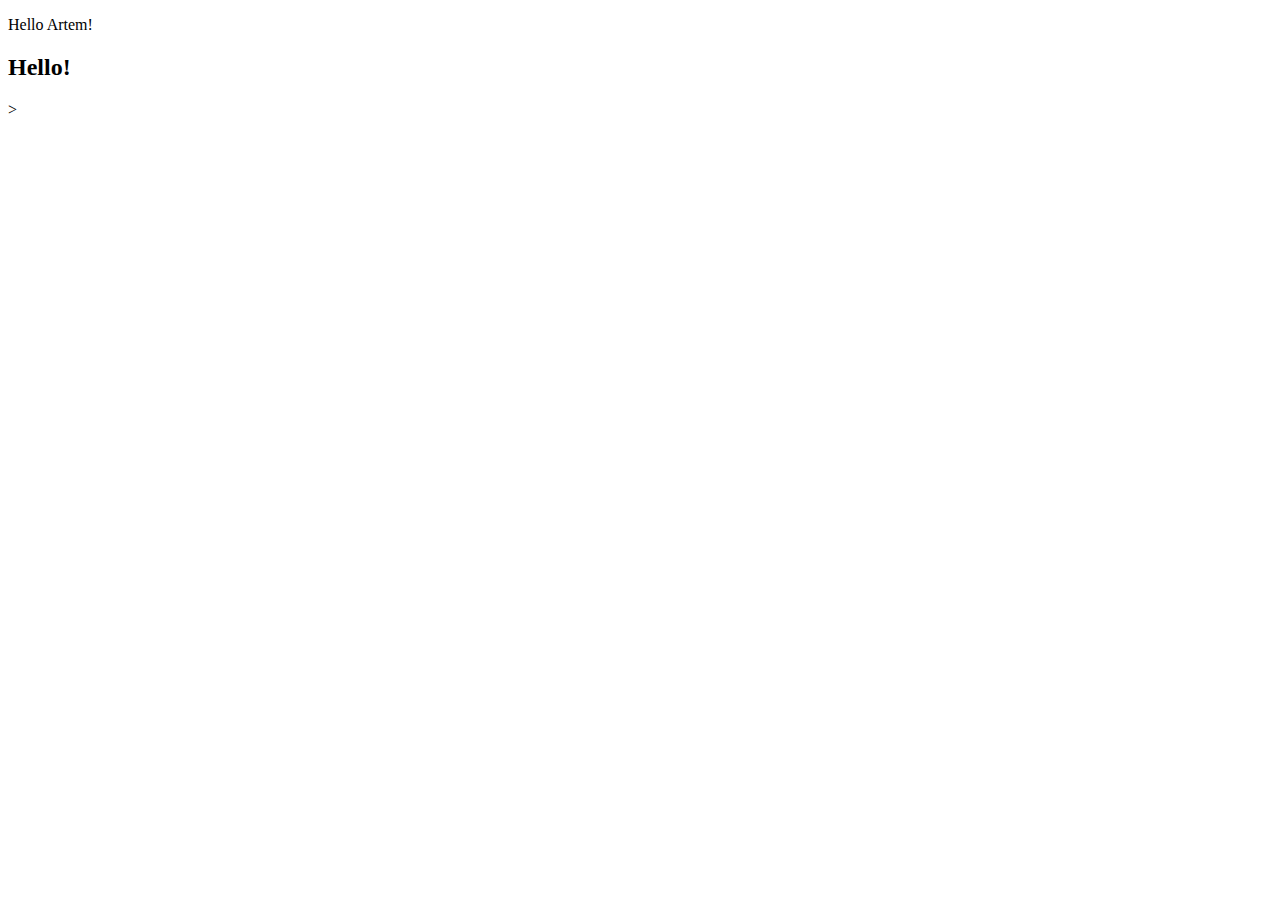
<file: index.html>
<!DOCTYPE html>
<html lang="en">
<head>
    <meta charset="UTF-8">
    <meta http-equiv="X-UA-Compatible" content="IE=edge">
    <meta name="viewport" content="width=device-width, initial-scale=1.0">
    <title>Document</title>
</head>
<body>
    <p>Hello Artem!</p>
    <h2>Hello!</h2>>
    <script> 
    //alert(1);
    
    </script>
    <script src="js/script.js"></script>
</body>
</html>
</file>
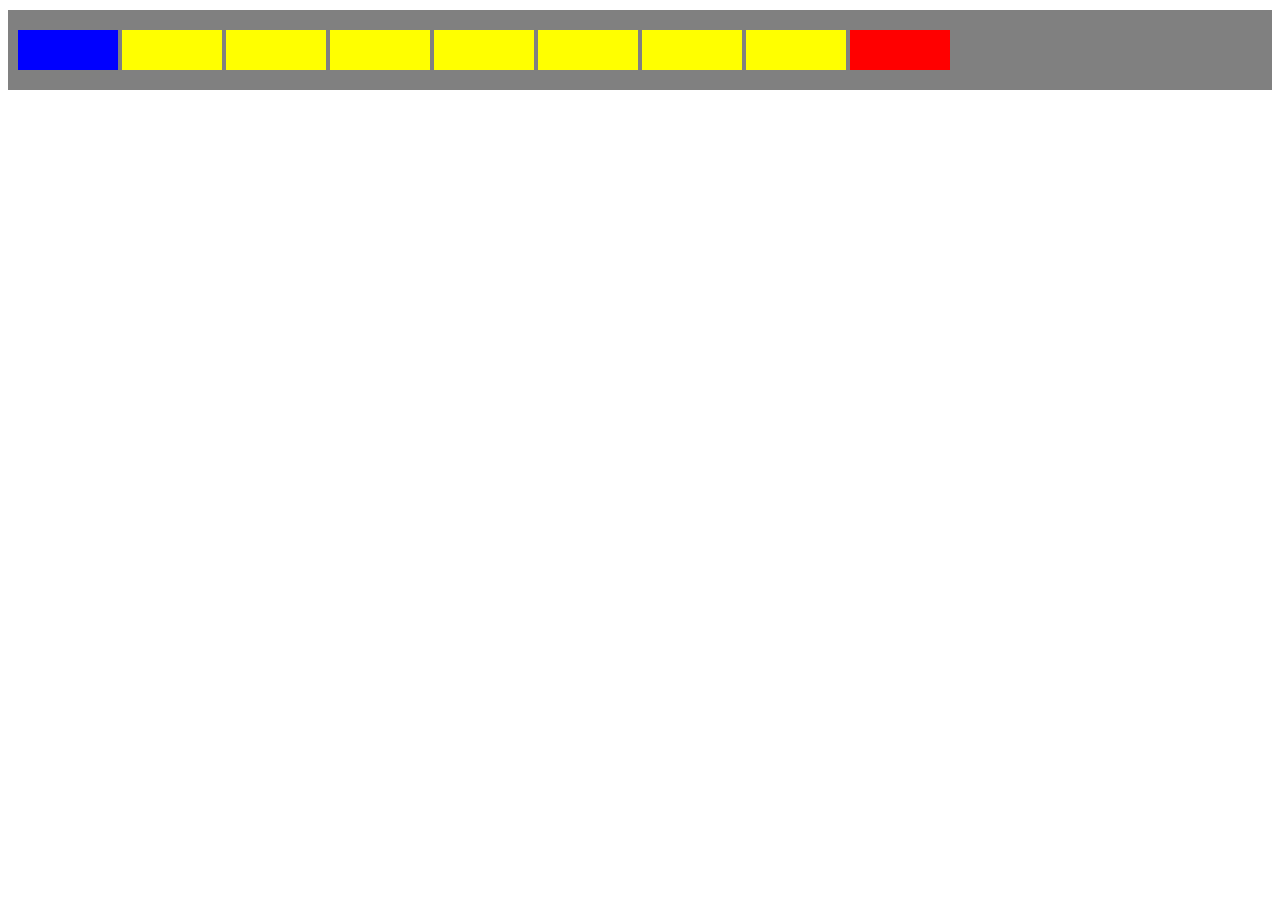
<file: 37/index.html>
<!DOCTYPE html>
<html lang="ru">
  <head>
    <meta charset="utf-8">
    <meta http-equiv="X-UA-Compatible" content="IE=edge">
   	<title>JavaScript</title>
   	<link rel="stylesheet" href="style.css">
  </head>
  <body>

    <div id="first" class="btn-block">
      <button class="blue some"></button>
      <button></button>
      <button></button>
      <button></button>
      <button></button>
      <button></button>
      <button></button>
      <button></button>
    </div>
    
	<script src="script.js"></script>
  </body>
</html>
</file>
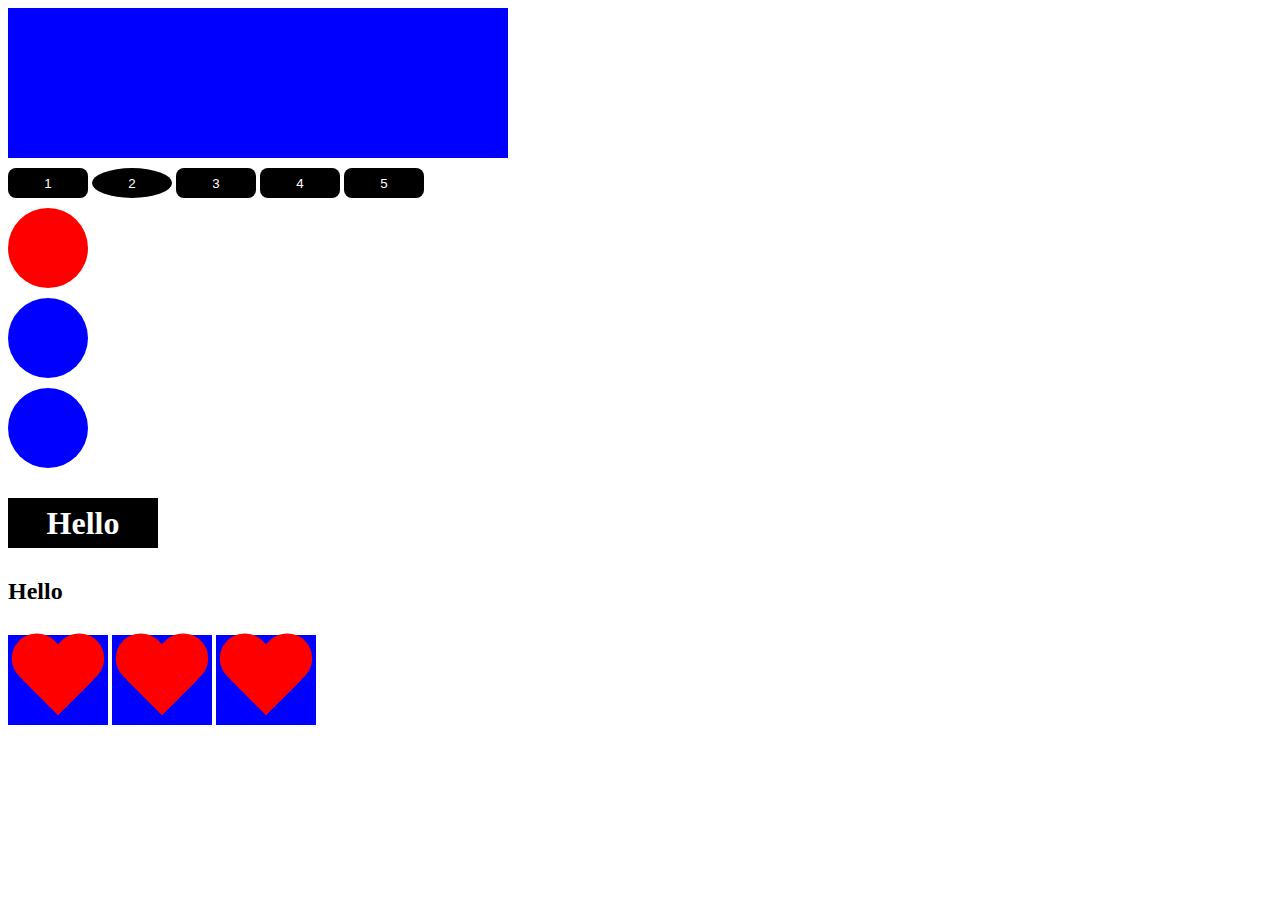
<file: elements/index.html>
<!DOCTYPE html>
<html lang="ru">
	<head>
		<meta charset="utf-8">
		<meta http-equiv="X-UA-Compatible" content="IE=edge">
		<title>JavaScript</title>
		<link rel="stylesheet" href="css/style.css">
	</head>
	<body>
		<div class="box" id="box"></div>
		<button>1</button>
		<button>2</button>
		<button>3</button>
		<button>4</button>
		<button>5</button>

		<div class="circle"></div>
		<div class="circle"></div>
		<div class="circle"></div>

		<div class="wrapper">
			<div class="heart"></div>
			<div class="heart"></div>
            <div class="heart"></div>
            
		</div>

		<script src="js/script.js"></script>
	</body>
</html>
</file>
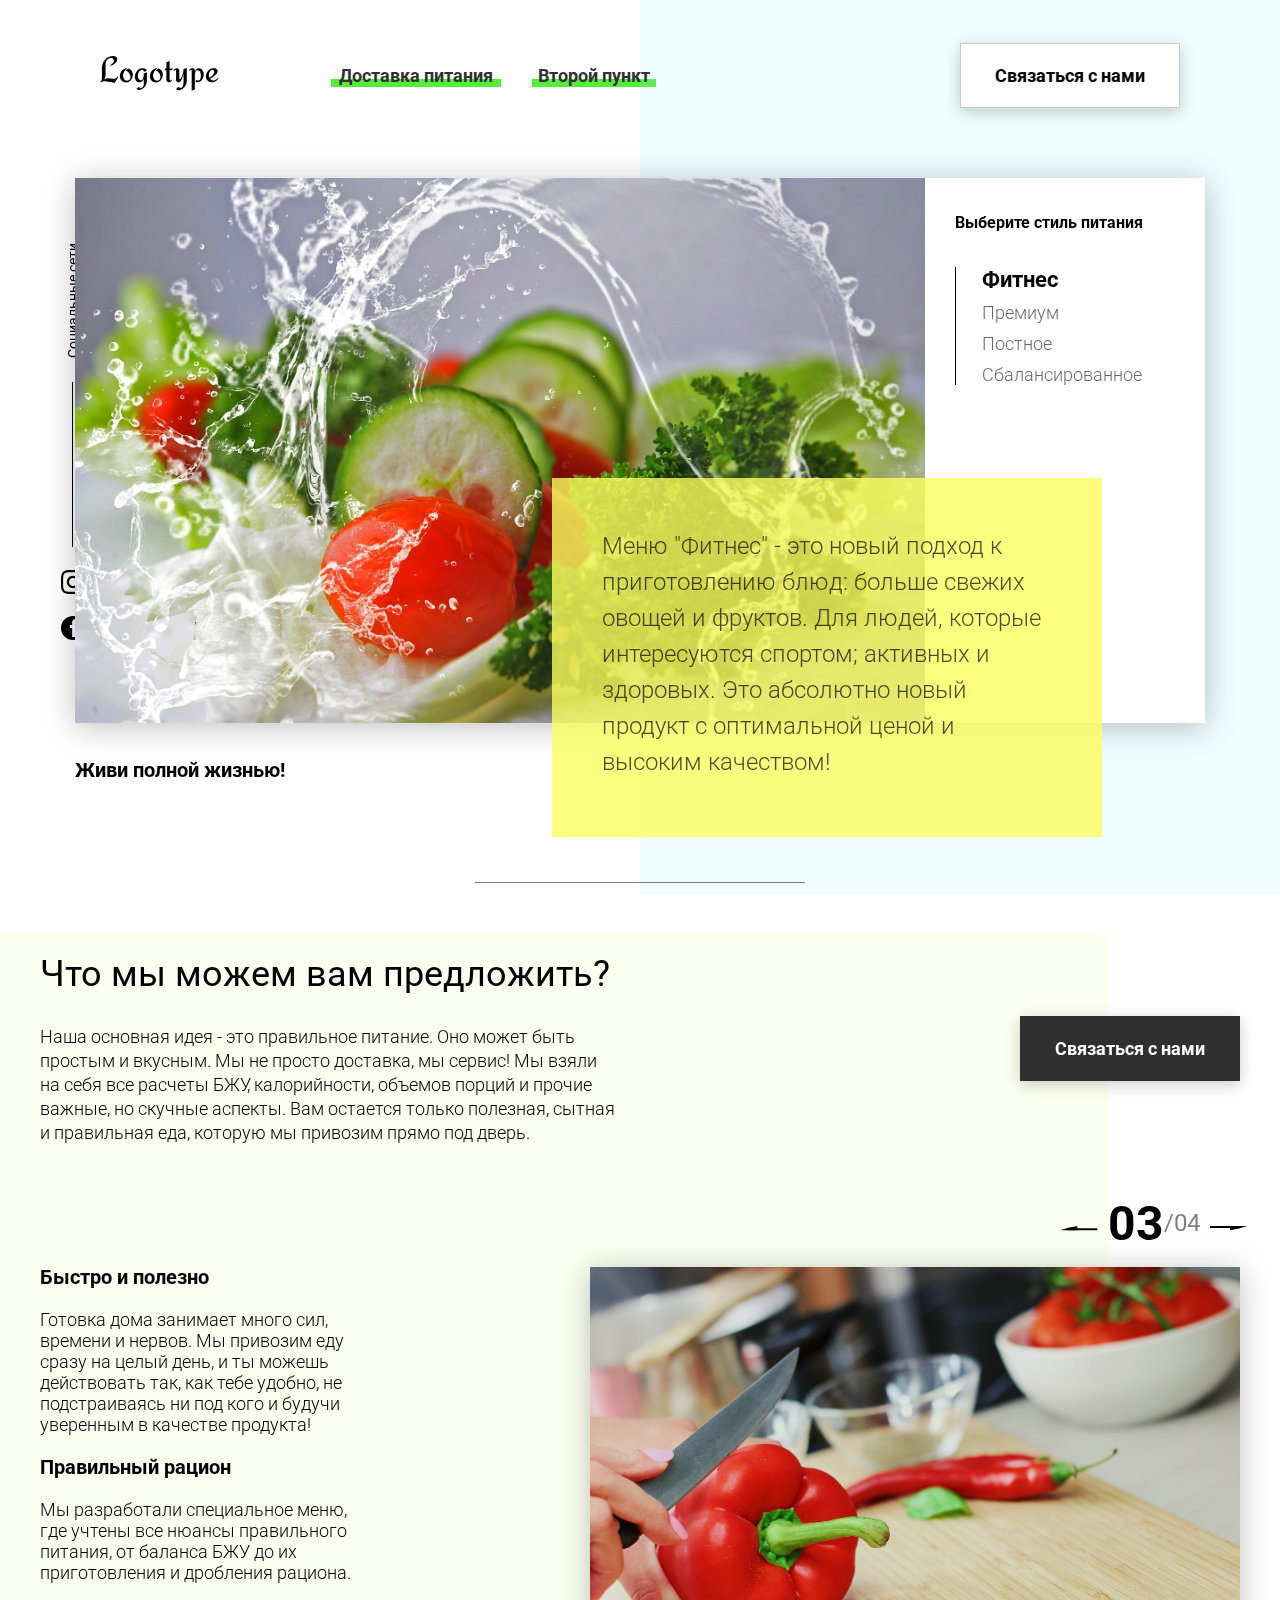
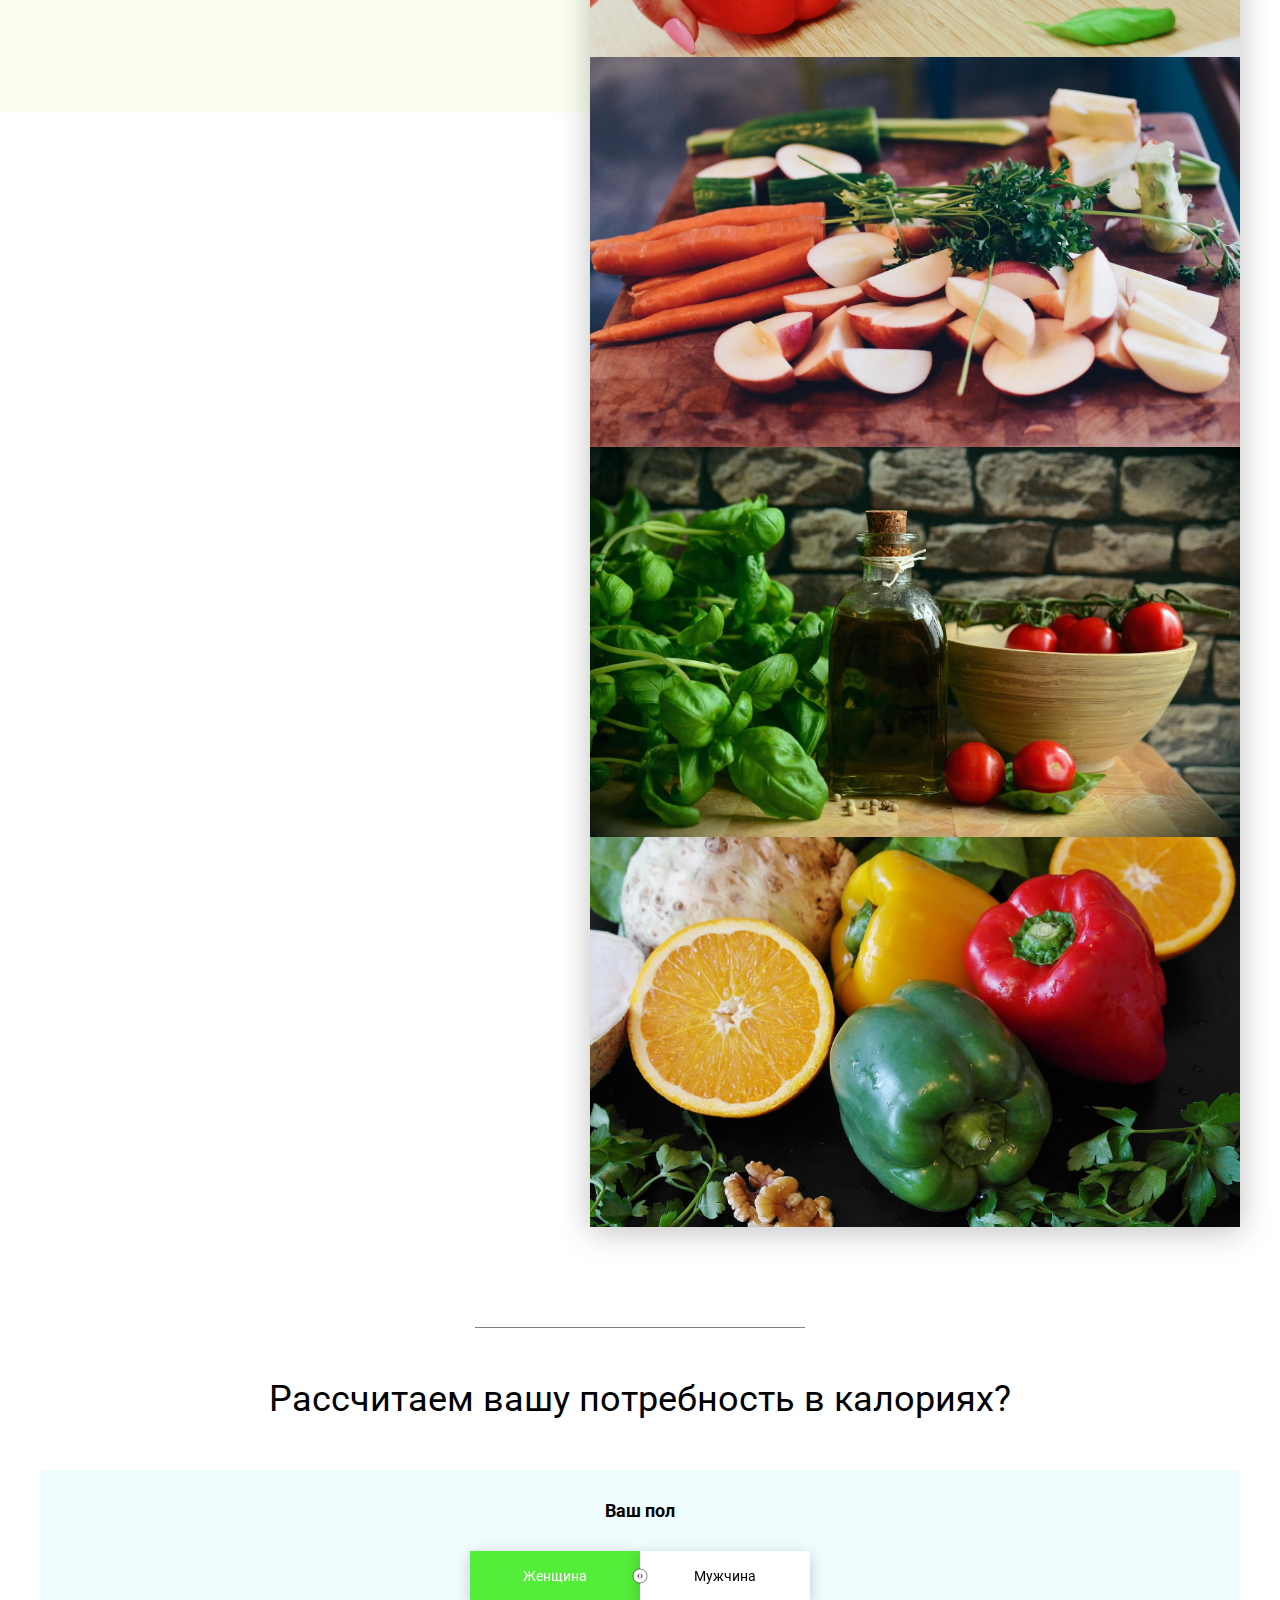
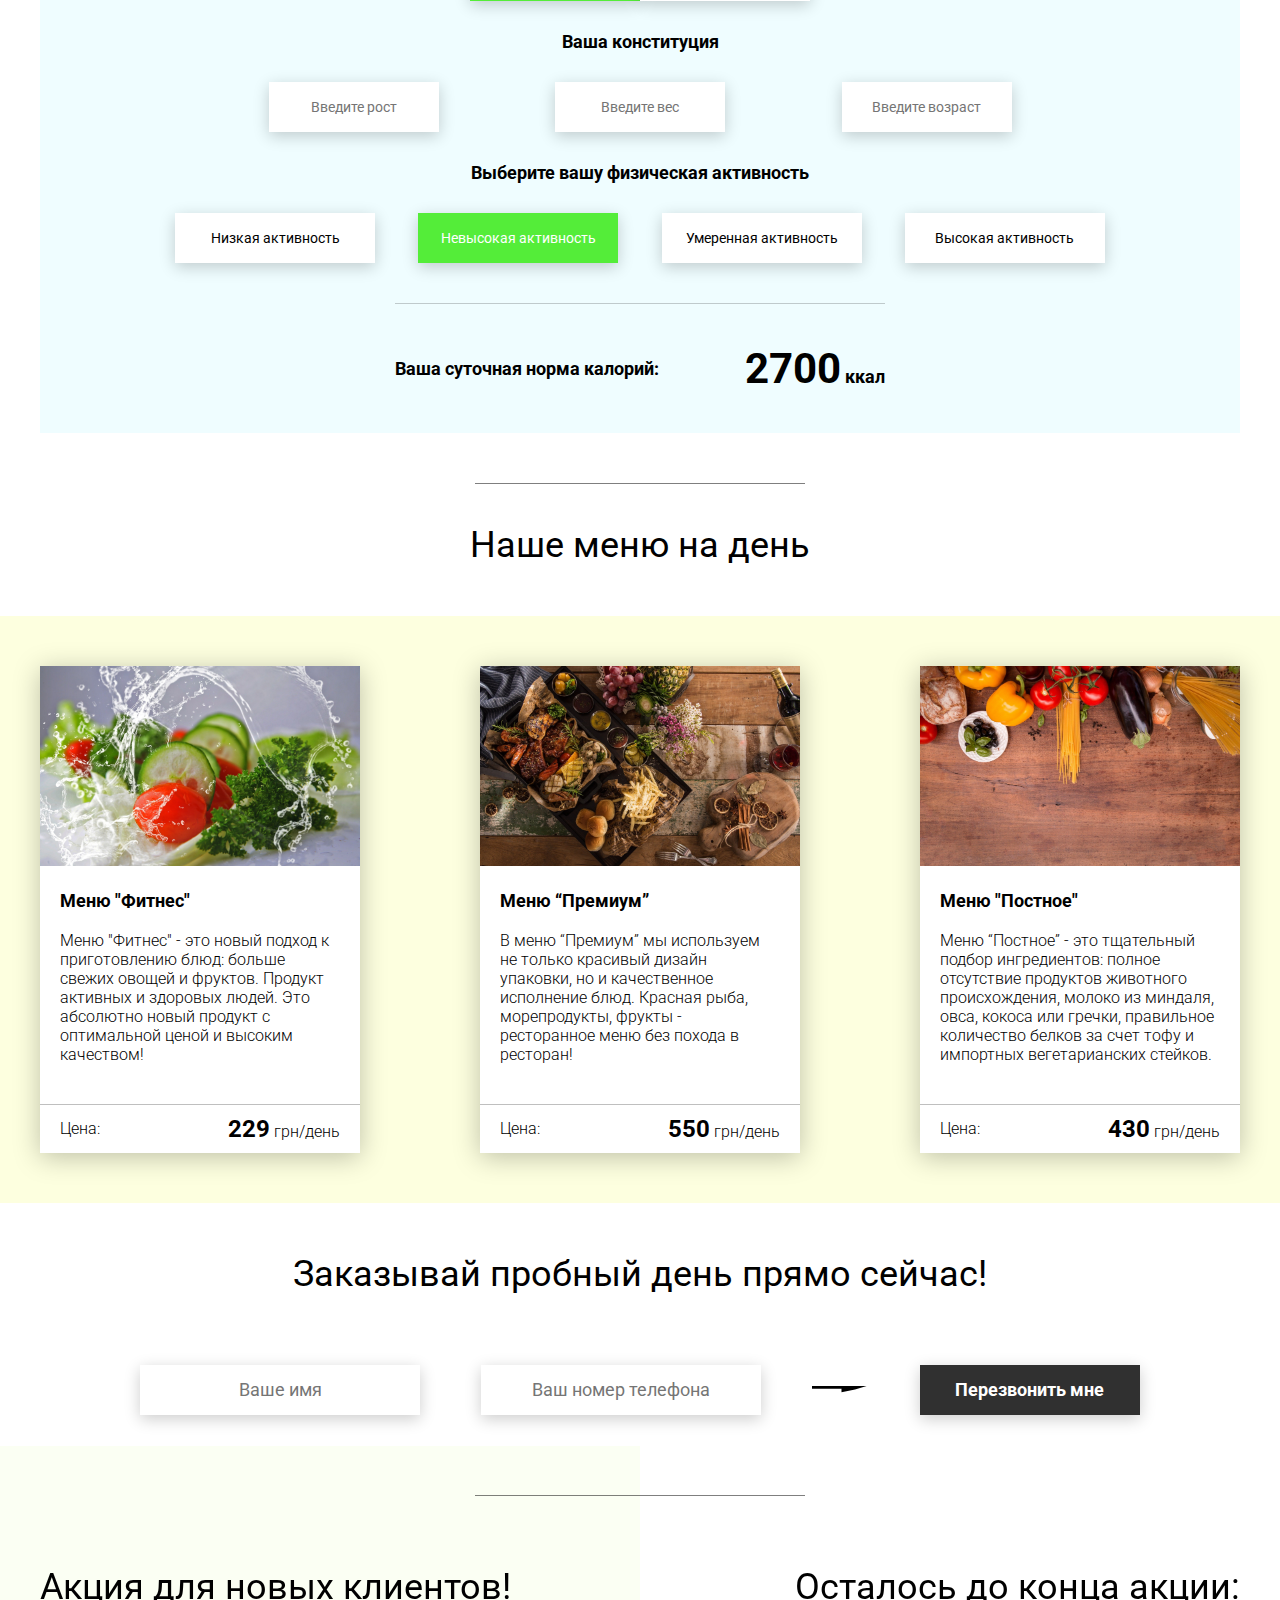
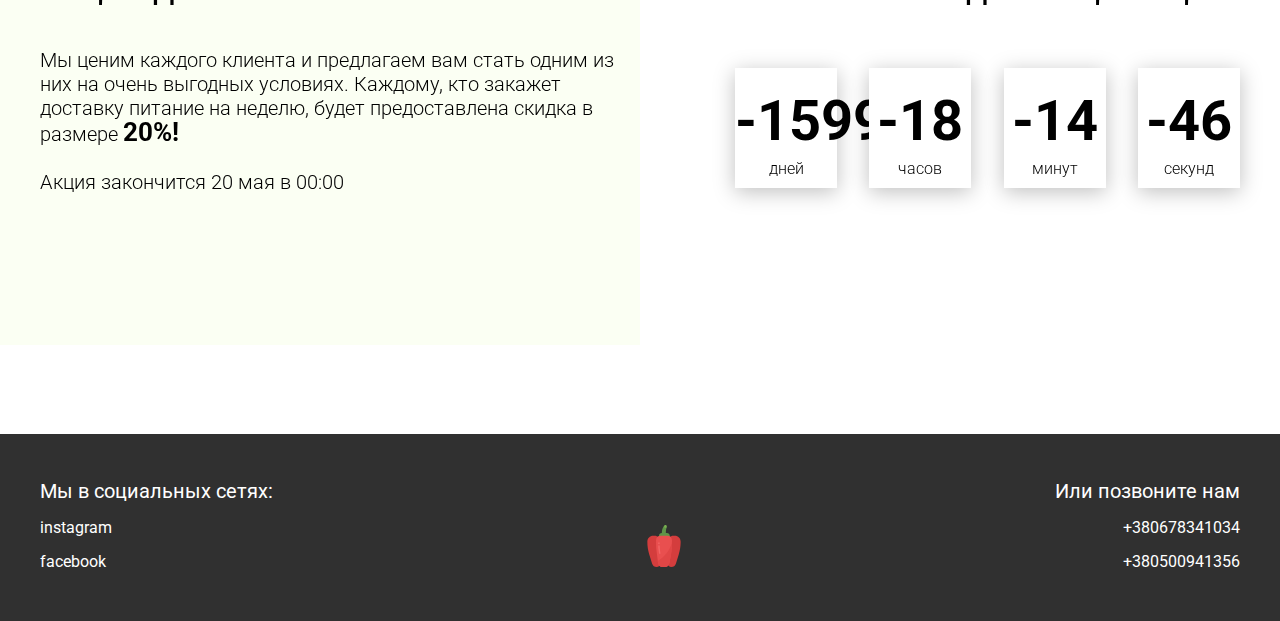
<file: new project/index.html>
<!DOCTYPE html>
<html lang="en">
<head>
    <meta charset="UTF-8">
    <meta name="viewport" content="width=device-width, initial-scale=1.0">
    <title>Food</title>
    <link rel="stylesheet" href="css/style.css">
</head>
<body>
    <header class="header">
        <div class="header__left-block">
            <div class="header__logo">
                <img src="icons/logo.svg" alt="Логотип">
            </div>
            <nav class="header__links">
                <a href="#" class="header__link">Доставка питания</a>
                <a href="#" class="header__link">Второй пункт</a>
            </nav>
        </div>
        <div class="header__right-block">
            <button class="btn btn_white">Связаться с нами</button>
        </div>
    </header>
    <div class="sidepanel">
        <div class="sidepanel__text"><span>Социальные сети</span></div>
        <div class="sidepanel__divider"></div>
        <a href="#" class="sidepanel__icon">
            <img src="icons/instagram.svg" alt="instagram">
        </a>
        <a href="#" class="sidepanel__icon">
            <img src="icons/facebook.svg" alt="facebook">
        </a>
    </div>

    <div class="preview">
        <div class="bgc_blue"></div>
        <div class="container">
            <div class="tabcontainer">
                <div class="tabcontent">
                    <img src="img/tabs/vegy.jpg" alt="vegy">
                    <div class="tabcontent__descr">
                        Меню "Фитнес" - это новый подход к приготовлению блюд: больше свежих овощей и фруктов. Для людей, которые интересуются спортом; активных и здоровых. Это абсолютно новый продукт с оптимальной ценой и высоким качеством!
                    </div>
                </div>
                <div class="tabcontent">
                    <img src="img/tabs/elite.jpg" alt="elite">
                    <div class="tabcontent__descr">
                        Меню “Премиум” - мы используем не только красивый дизайн упаковки, но и качественное исполнение блюд. Красная рыба, морепродукты, фрукты - ресторанное меню без похода в ресторан!                                     
                    </div>
                </div>
                <div class="tabcontent">
                    <img src="img/tabs/post.jpg" alt="post">
                    <div class="tabcontent__descr">
                        Наше специальное “Постное меню” - это тщательный подбор ингредиентов: полное отсутствие продуктов животного происхождения. Полная гармония с собой и природой в каждом элементе! Все будет Ом!                                     
                    </div>
                </div>
                <div class="tabcontent">
                    <img src="img/tabs/vegy.jpg" alt="vegy">
                    <div class="tabcontent__descr">
                        Меню "Сбалансированное" - это соответствие вашего рациона всем научным рекомендациям. Мы тщательно просчитываем вашу потребность в к/б/ж/у и создаем лучшие блюда для вас.
                    </div>
                </div>
                <div class="tabheader">
                    <h3>Выберите стиль питания</h3>
                    <div class="tabheader__items">
                        <div class="tabheader__item tabheader__item_active">Фитнес</div>
                        <div class="tabheader__item">Премиум</div>
                        <div class="tabheader__item">Постное</div>
                        <div class="tabheader__item">Сбалансированное</div>
                    </div>
                </div>
            </div>
            <div class="preview__life">Живи полной жизнью!</div>
        </div>
    </div>

    <div class="divider"></div>

    <div class="offer">
        <div class="bgc_y"></div>
        <div class="container">
            <div class="offer__text">
                <h2 class="title">Что мы можем вам предложить?</h2>
                <div class="offer__descr">
                    Наша основная идея - это правильное питание. Оно может быть простым и вкусным. Мы не просто доставка, мы сервис! Мы взяли на себя все расчеты БЖУ, калорийности, объемов порций и прочие важные, но скучные аспекты. Вам остается только полезная, сытная и правильная еда, которую мы привозим прямо под дверь.
                </div>
            </div>
            <div class="offer__action">
                <button class="btn btn_dark">Связаться с нами</button>
            </div>
        </div>
        <div class="container">
            <div class="offer__advantages">
                <h2>Быстро и полезно</h2>
                <div class="offer__advantages-text">
                    Готовка дома занимает много сил, времени и нервов. Мы привозим еду сразу на целый день, и ты можешь действовать так, как тебе удобно, не подстраиваясь ни под кого и будучи уверенным в качестве продукта!
                </div>
                <h2>Правильный рацион</h2>
                <div class="offer__advantages-text">
                    Мы разработали специальное меню, где учтены все нюансы правильного питания, от баланса БЖУ до их приготовления и дробления рациона.
                </div>
            </div>
            <div class="offer__slider">
                <div class="offer__slider-counter">
                    <div class="offer__slider-prev">
                        <img src="icons/left.svg" alt="prev">
                    </div>
                    <span id="current">03</span>
                    /
                    <span id="total">04</span>
                    <div class="offer__slider-next">
                        <img src="icons/right.svg" alt="next">
                    </div>
                </div>
                <div class="offer__slider-wrapper">
                    <div class="offer__slide">
                        <img src="img/slider/pepper.jpg" alt="pepper">
                    </div>
                    <div class="offer__slide">
                        <img src="img/slider/food-12.jpg" alt="food">
                    </div>
                    <div class="offer__slide">
                        <img src="img/slider/olive-oil.jpg" alt="oil">
                    </div>
                    <div class="offer__slide">
                        <img src="img/slider/paprika.jpg" alt="paprika">
                    </div>
                </div>
            </div>
        </div>
    </div>

    <div class="divider"></div>

    <div class="calculating">
        <div class="container">
            <h2 class="title">Рассчитаем вашу потребность в калориях?
            </h2>
            <div class="calculating__field">
                <div class="calculating__subtitle">
                    Ваш пол
                </div>
                <div class="calculating__choose" id="gender">
                    <div class="calculating__choose-item calculating__choose-item_active">Женщина</div>
                    <div class="calculating__choose-item">Мужчина</div>
                </div>

                <div class="calculating__subtitle">
                    Ваша конституция
                </div>
                <div class="calculating__choose calculating__choose_medium">
                    <input type="text" id="height" placeholder="Введите рост" class="calculating__choose-item">
                    <input type="text" id="weight" placeholder="Введите вес"  class="calculating__choose-item">
                    <input type="text" id="age" placeholder="Введите возраст" class="calculating__choose-item">
                </div>

                <div class="calculating__subtitle">
                    Выберите вашу физическая активность
                </div>
                <div class="calculating__choose calculating__choose_big">
                    <div id="low" class="calculating__choose-item">Низкая активность </div>
                    <div id="small"  class="calculating__choose-item calculating__choose-item_active">Невысокая активность</div>
                    <div id="medium" class="calculating__choose-item">Умеренная активность</div>
                    <div id="high" class="calculating__choose-item">Высокая активность</div>
                </div>

                <div class="calculating__divider"></div>

                <div class="calculating__total">
                    <div class="calculating__subtitle">
                        Ваша суточная норма калорий:
                    </div>
                    <div class="calculating__result">
                        <span>2700</span> ккал
                    </div>
                </div>
            </div>
        </div>
    </div>

    <div class="divider"></div>

    <div class="menu">
        <h2 class="title">Наше меню на день</h2>

        <div class="menu__field">
            <div class="container">
                <div class="menu__item">
                    <img src="img/tabs/vegy.jpg" alt="vegy">
                    <h3 class="menu__item-subtitle">Меню "Фитнес"</h3>
                    <div class="menu__item-descr">Меню "Фитнес" - это новый подход к приготовлению блюд: больше свежих овощей и фруктов. Продукт активных и здоровых людей. Это абсолютно новый продукт с оптимальной ценой и высоким качеством!</div>
                    <div class="menu__item-divider"></div>
                    <div class="menu__item-price">
                        <div class="menu__item-cost">Цена:</div>
                        <div class="menu__item-total"><span>229</span> грн/день</div>
                    </div>
                </div>
                <div class="menu__item">
                    <img src="img/tabs/elite.jpg" alt="elite">
                    <h3 class="menu__item-subtitle">Меню “Премиум”</h3>
                    <div class="menu__item-descr">В меню “Премиум” мы используем не только красивый дизайн упаковки, но и качественное исполнение блюд. Красная рыба, морепродукты, фрукты - ресторанное меню без похода в ресторан!</div>
                    <div class="menu__item-divider"></div>
                    <div class="menu__item-price">
                        <div class="menu__item-cost">Цена:</div>
                        <div class="menu__item-total"><span>550</span> грн/день</div>
                    </div>
                </div>
                <div class="menu__item">
                    <img src="img/tabs/post.jpg" alt="post">
                    <h3 class="menu__item-subtitle">Меню "Постное"</h3>
                    <div class="menu__item-descr">Меню “Постное” - это тщательный подбор ингредиентов: полное отсутствие продуктов животного происхождения, молоко из миндаля, овса, кокоса или гречки, правильное количество белков за счет тофу и импортных вегетарианских стейков. </div>
                    <div class="menu__item-divider"></div>
                    <div class="menu__item-price">
                        <div class="menu__item-cost">Цена:</div>
                        <div class="menu__item-total"><span>430</span> грн/день</div>
                    </div>
                </div>
            </div>
        </div>
    </div>

    <div class="order">
        <div class="container">
            <div class="title">Заказывай пробный день прямо сейчас!</div>
            <form action="#" class="order__form">
                <input required placeholder="Ваше имя" name="name" type="text" class="order__input">
                <input required placeholder="Ваш номер телефона" name="phone" type="phone" class="order__input">
                <img src="icons/right.svg" alt="right">
                <button class="btn btn_dark btn_min">Перезвонить мне</button>
            </form>
        </div>
    </div>

    <div class="divider"></div>

    <div class="promotion">
        <div class="bgc_y"></div>
        <div class="container">
            <div class="promotion__text">
                <div class="title">Акция для новых клиентов!</div>
                <div class="promotion__descr">
                    Мы ценим каждого клиента и предлагаем вам стать одним из них на очень выгодных условиях. 
                    Каждому, кто закажет доставку питание на неделю, будет предоставлена скидка в размере <span>20%!</span>
                    <br><br>
                    Акция закончится 20 мая в 00:00
                </div>
            </div>
            <div class="promotion__timer">
                <div class="title">Осталось до конца акции:</div>
                <div class="timer">
                    <div class="timer__block">
                        <span id="days">12</span>
                        дней
                    </div>
                    <div class="timer__block">
                        <span id="hours">20</span>
                        часов
                    </div>
                    <div class="timer__block">
                        <span id="minutes">56</span>
                        минут
                    </div>
                    <div class="timer__block">
                        <span id="seconds">20</span>
                        секунд
                    </div>
                </div>
            </div>
        </div>
    </div>

    <footer class="footer">
        <div class="container">
            <div class="social">
                <div class="subtitle">Мы в социальных сетях:</div>
                <a href="#" class="link">instagram</a>
                <a href="#" class="link">facebook</a>
            </div>
            <div class="pepper">
                <img src="icons/veg.svg" alt="pepper">
            </div>
            <div class="call">
                <div class="subtitle">Или позвоните нам</div>
                <a href="#" class="link">+380678341034</a>
                <a href="#" class="link">+380500941356</a>
            </div>
        </div>
    </footer>

    <div class="modal">
        <div class="modal__dialog">
            <div class="modal__content">
                <form action="#">
                    <div class="modal__close">&times;</div>
                    <div class="modal__title">Мы свяжемся с вами как можно быстрее!</div>
                    <input required placeholder="Ваше имя" name="name" type="text" class="modal__input">
                    <input required placeholder="Ваш номер телефона" name="phone" type="phone" class="modal__input">
                    <button class="btn btn_dark btn_min">Перезвонить мне</button>
                </form>
            </div>
        </div>
    </div>
    <script src="js/script.js"></script>
</body>
</html>
</file>
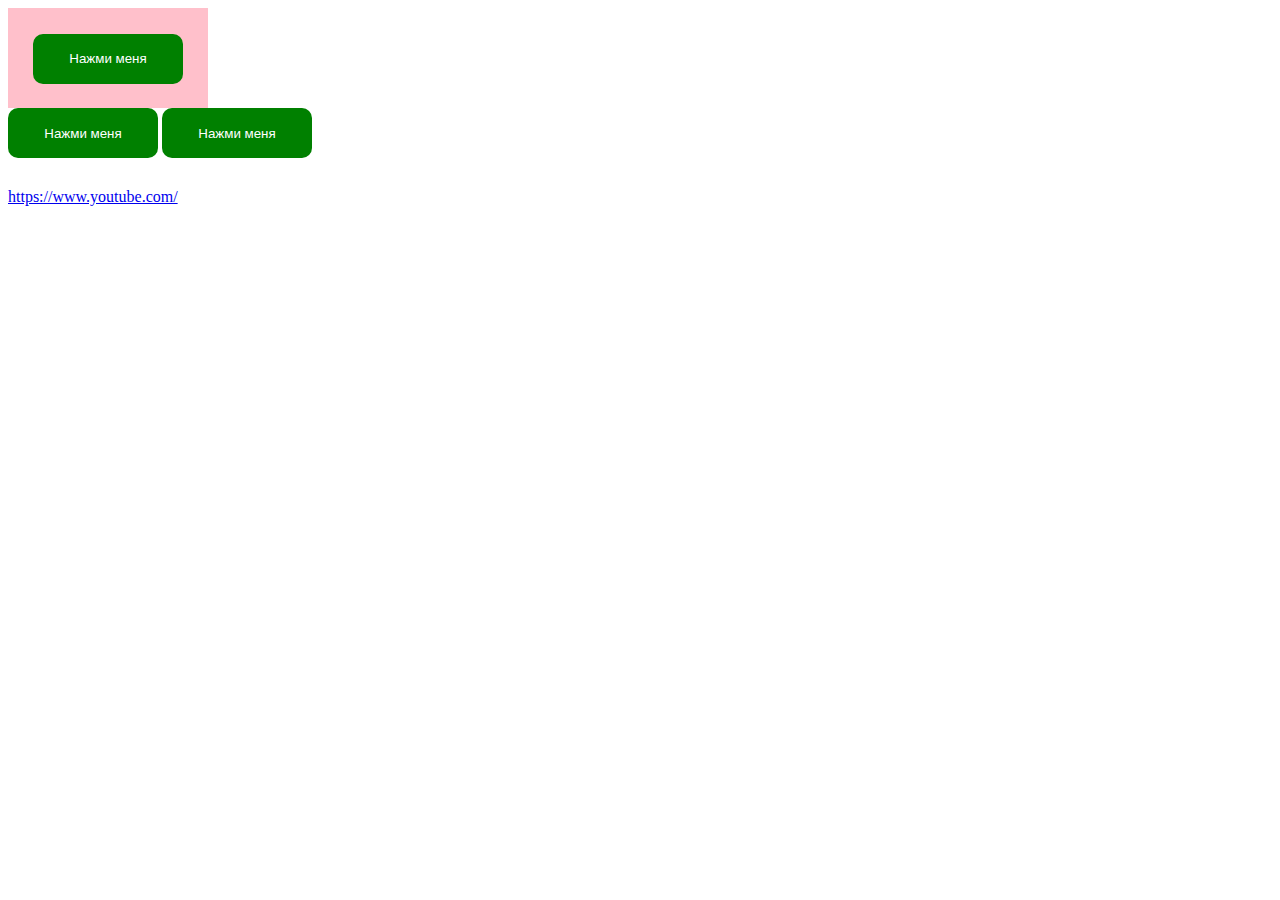
<file: preview_31/index.html>
<!DOCTYPE html>
<html lang="ru">
  <head>
		<meta charset="utf-8">
		<meta http-equiv="X-UA-Compatible" content="IE=edge">
		<title>JavaScript</title>
		<link rel="stylesheet" href="css.css">
  </head>
  <body>
        <div class="overlay">
		    <button  id="btn">Нажми меня</button>
	    </div>
		<button >Нажми меня</button>
		<button>Нажми меня</button>

    	<a href="https://www.youtube.com/">https://www.youtube.com/</a>

		<script src="script.js"></script>
  </body>
</html>
</file>
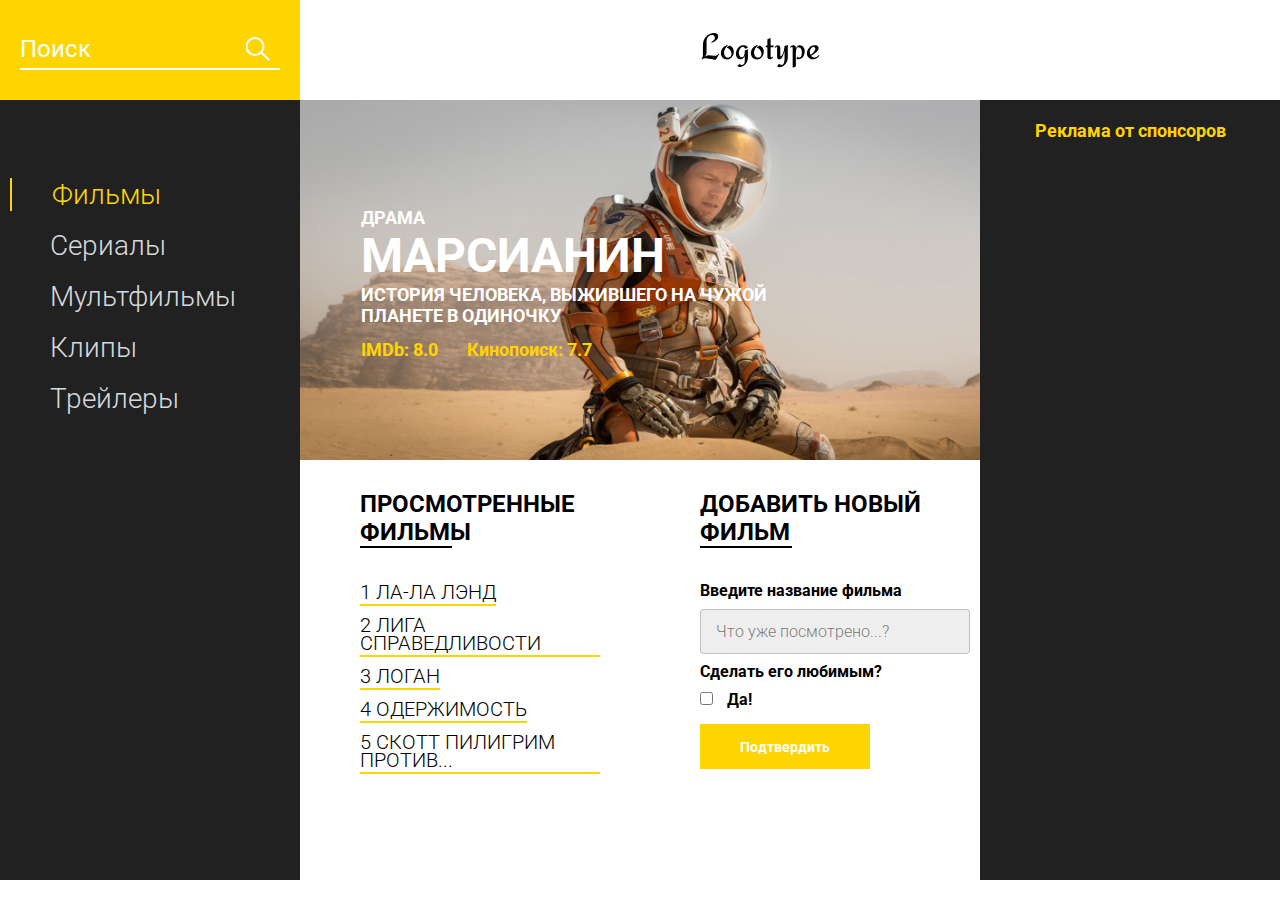
<file: project/index.html>
<!DOCTYPE html>
<html lang="en">
<head>
    <meta charset="UTF-8">
    <meta name="viewport" content="width=device-width, initial-scale=1.0">
    <title>Movie DB</title>
    <link href="https://fonts.googleapis.com/css?family=Roboto:300,400,700&display=swap&subset=cyrillic-ext" rel="stylesheet">
    <link rel="stylesheet" href="css/style.min.css">
</head>
<body>
    <header class="header">
        <div class="header__search">
            <form action="#">
                <input type="text" placeholder="Поиск">
            </form>
        </div>
        <div class="header__logo">
            <img src="icons/Logotype.svg" alt="logo">
        </div>
    </header>
    <main class="promo">
        <div class="promo__menu">
            <nav class="promo__menu-list">
                <ul>
                    <li><a class="promo__menu-item promo__menu-item_active" href="#">Фильмы</a></li>
                    <li><a class="promo__menu-item" href="#">Сериалы</a></li>
                    <li><a class="promo__menu-item" href="#">Мультфильмы</a></li>
                    <li><a class="promo__menu-item" href="#">Клипы</a></li>
                    <li><a class="promo__menu-item" href="#">Трейлеры</a></li>
                </ul>
            </nav>
        </div>
        <div class="promo__content">
            <div class="promo__bg">
                <div class="promo__genre">КОМЕДИЯ</div>
                <div class="promo__title">МАРСИАНИН</div>
                <div class="promo__descr">ИСТОРИЯ ЧЕЛОВЕКА, ВЫЖИВШЕГО НА ЧУЖОЙ ПЛАНЕТЕ В ОДИНОЧКУ</div>
                <div class="promo__ratings">
                    <span>IMDb: 8.0</span>
                    <span>Кинопоиск: 7.7</span>
                </div>
            </div>
            <div class="promo__interactive">
                <div>
                    <div class="promo__interactive-title">ПРОСМОТРЕННЫЕ ФИЛЬМЫ</div>
                    <ul class="promo__interactive-list">
                        <li class="promo__interactive-item">ЛОГАН
                            <div class="delete"></div>
                        </li>
                        <li class="promo__interactive-item">ЛИГА СПРАВЕДЛИВОСТИ
                            <div class="delete"></div>
                        </li>
                        <li class="promo__interactive-item">ЛА-ЛА ЛЭНД
                            <div class="delete"></div>
                        </li>
                        <li class="promo__interactive-item">ОДЕРЖИМОСТЬ
                            <div class="delete"></div>
                        </li>
                        <li class="promo__interactive-item">СКОТТ ПИЛИГРИМ ПРОТИВ...
                            <div class="delete"></div>
                        </li>
                    </ul>
                </div>
                <div>
                    <form class="add">
                        <div class="promo__interactive-title">ДОБАВИТЬ НОВЫЙ ФИЛЬМ</div>
                        <span>Введите название фильма</span>
                        <input class="adding__input" type="text" placeholder="Что уже посмотрено...?">
                        <span>Сделать его любимым?</span>
                        <input type="checkbox">
                        <span class="yes">Да!</span>
                        <button>Подтвердить</button>
                    </form>
                </div>
            </div>
        </div>
        <div class="promo__adv">
            <div class="promo__adv-title">Реклама от спонсоров</div>
            <img src="img/content_1.jpg" alt="some picture">
            <img src="img/content_2.jpg" alt="some picture">
            <img src="img/content_3.png" alt="some picture">
        </div>
    </main>

    <script src="js/script.js"></script>
</body>
</html>
</file>
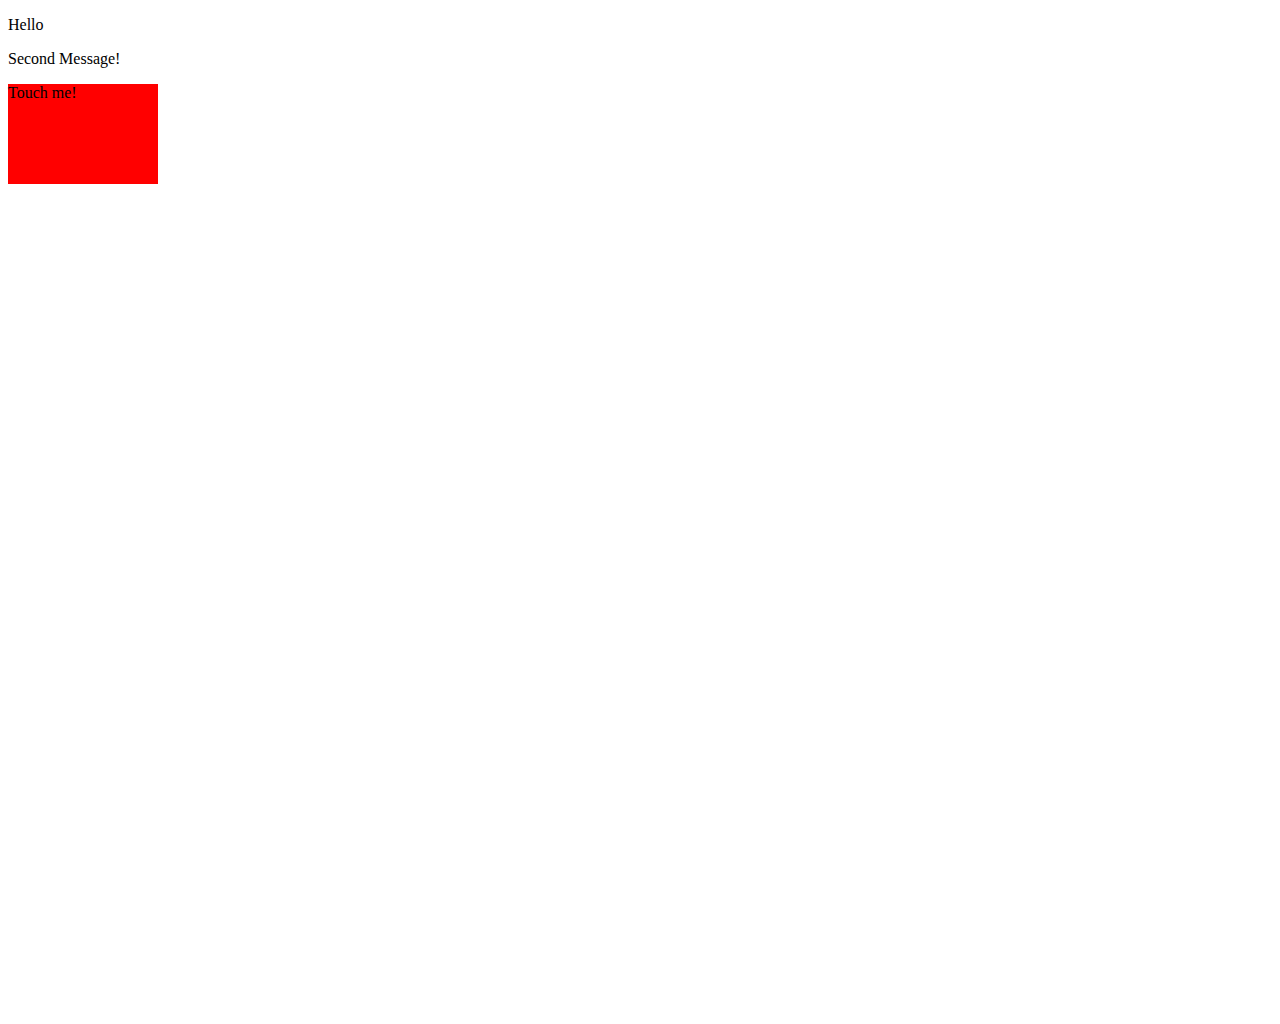
<file: 35/index (1).html>
<!DOCTYPE html>
<html lang="en">
<head>
	<meta charset="UTF-8">
	<meta name="viewport" content="width=device-width, initial-scale=1, shrink-to-fit=no">
	<title>Document</title>
	<style>
		body {
			height: 1000px;
		}
		.box {
			width: 150px;
			height: 100px;
			background-color: red;
		}
	</style>

</head>
<body>

	<p>Hello</p>
	<p>Second Message!</p>
	<div class="box">
		Touch me!
	</div>

	<script src="script.js"></script>	
	
</body>
</html>
</file>
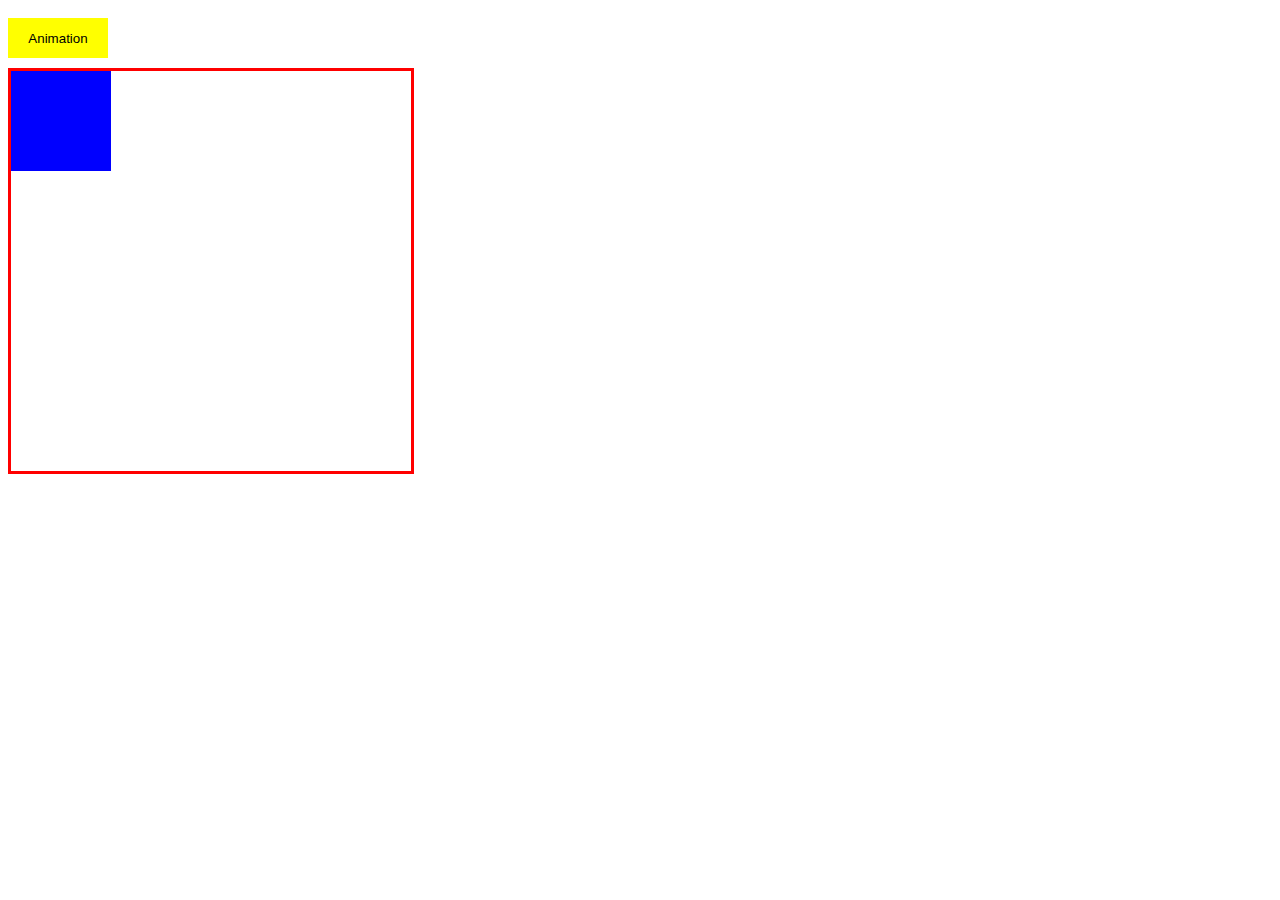
<file: 39/index (3).html>
<!DOCTYPE html>
<html lang="ru">
  <head>
    <meta charset="utf-8">
    <meta http-equiv="X-UA-Compatible" content="IE=edge">
   	<title>Java Script</title>
   	<link rel="stylesheet" href="style.css">
  </head>
  <body>
    <button class="btn">Animation</button>
    <div class="wrapper">
        <div class="box"></div>
    </div>

	<script src="script.js"></script>
  </body>
</html>
</file>
<file: 37/style.css>
.box {
  position: absolute;
  width: 100px;
  height: 100px;
  background-color: blue;
}
.wrapper {
  position: relative;
  width: 400px;
  height: 400px;
  border: 3px solid red;
}
.btn-block {
	padding: 10px;
	background-color: grey;
	margin-top: 10px;
}
button {
  margin-bottom: 10px;
  margin-top: 10px;
  width: 100px;
  height: 40px;
  background-color: yellow;
  border: none;
  transition: 0.3s all;
}

.blue {
    background-color: blue;
}

.red {
    background-color: red;
}
</file>
<file: elements/css/style.css>
.box {
  width: 150px;
  height: 150px;
  background-color: red;
}
button {
	width: 80px;
	height: 30px;
	margin-top: 10px;
	border: none;
	border-radius: 8px;
	background-color: #000;
	color: #fff;
	cursor: pointer;
	outline: none;
}

.circle {
	width: 80px;
	height: 80px;
	background-color: blue;
	display: block;
	margin-top: 10px;
	border-radius: 100%;
}

.heart {
	display: inline-block;
    position: relative;
    width: 100px;
    height: 90px;
    margin-top: 10px;
}
.heart:before,
.heart:after {
    position: absolute;
    content: "";
    left: 50px;
    top: 0;
    width: 50px;
    height: 80px;
    background: red;
    -moz-border-radius: 50px 50px 0 0;
    border-radius: 50px 50px 0 0;
    -webkit-transform: rotate(-45deg);
       -moz-transform: rotate(-45deg);
        -ms-transform: rotate(-45deg);
         -o-transform: rotate(-45deg);
            transform: rotate(-45deg);
    -webkit-transform-origin: 0 100%;
       -moz-transform-origin: 0 100%;
        -ms-transform-origin: 0 100%;
         -o-transform-origin: 0 100%;
            transform-origin: 0 100%;
}
.heart:after {
    left: 0;
    -webkit-transform: rotate(45deg);
       -moz-transform: rotate(45deg);
        -ms-transform: rotate(45deg);
         -o-transform: rotate(45deg);
            transform: rotate(45deg);
    -webkit-transform-origin: 100% 100%;
       -moz-transform-origin: 100% 100%;
        -ms-transform-origin: 100% 100%;
         -o-transform-origin: 100% 100%;
            transform-origin :100% 100%;
}
.black{
	width: 150px;
	height: 50px;
	line-height: 50px;
	text-align: center;
	background-color: black;
	margin-bottom: 30px;
	margin-top: 30px;
	color: #fff;
}
</file>
<file: new project/css/style.css>
@import url(https://fonts.googleapis.com/css?family=Roboto:300,400,700&display=swap&subset=cyrillic-ext);*{box-sizing:border-box;margin:0;padding:0;font-family:Roboto,sans-serif}a{text-decoration:none}.btn{width:220px;height:65px;display:flex;justify-content:center;align-items:center;background-color:#fff;font-size:18px;font-weight:700;border:1px solid rgba(0,0,0,.2);box-shadow:0 4px 15px rgba(0,0,0,.2);cursor:pointer;transition:.3s all;outline:0}.btn_white{background-color:#fff}.btn_dark{background-color:#303030;color:#fff;border:none}.btn_min{height:50px}.btn:hover{box-shadow:0 4px 30px rgba(0,0,0,.3)}.container{max-width:1200px;margin:0 auto}.divider{width:330px;height:1px;margin:0 auto;background-color:rgba(0,0,0,.5)}.title{font-size:36px;font-weight:400}.header{display:flex;justify-content:space-between;align-items:center;height:150px;padding:0 100px}.header__left-block{display:flex;justify-content:space-between;min-width:550px}.header__logo{max-width:170px}.header__logo img{width:100%}.header__links{display:flex;align-items:center}.header__link{position:relative;margin-right:45px;font-weight:700;font-size:18px;color:#303030}.header__link:after{content:'';position:absolute;display:block;width:110%;left:-5%;bottom:-1px;z-index:-1;height:8px;background:#54ed39}.header__link:last-child{margin-right:0}.sidepanel{position:fixed;left:60px;top:240px;height:400px;width:25px;display:flex;flex-direction:column;justify-content:space-between;align-items:center}.sidepanel__text{width:120px;height:120px;font-size:14px}.sidepanel__text span{display:flex;transform:rotate(-90deg) translateX(-50px)}.sidepanel__divider{width:1px;height:165px;background-color:#000}.sidepanel__icon{width:24px;height:24px}.sidepanel__icon img{width:100%}.preview{padding:28px 0 100px 0;position:relative}.preview__life{font-weight:700;font-size:20px;margin-left:35px;margin-top:35px}.bgc_blue{position:absolute;right:0;top:-155px;width:50vw;height:900px;background:rgba(146,242,255,.15);z-index:-1}.tabcontainer{display:flex;width:1130px;margin:0 auto;box-shadow:0 4px 30px rgba(0,0,0,.25)}.tabcontent{width:850px;position:relative}.tabcontent img{width:100%;height:100%;object-fit:cover}.tabcontent__descr{position:absolute;top:300px;right:-177px;width:550px;height:359px;background:rgba(251,254,93,.8);padding:50px;font-size:24px;font-weight:300;line-height:36px;color:rgba(0,0,0,.7)}.tabheader{width:280px;padding:35px 30px;background-color:#fff}.tabheader h3{font-weight:700;font-size:16px}.tabheader__items{margin-top:35px;padding-left:26px;border-left:1px solid #000}.tabheader__item{font-weight:700;font-size:18px;font-weight:300;margin-top:10px;color:rgba(0,0,0,.6);cursor:pointer;transition:.3s all}.tabheader__item_active{color:#000;font-size:22px;font-weight:700}.offer{padding:70px 0 100px 0;position:relative}.offer .container{display:flex;justify-content:space-between}.offer .bgc_y{position:absolute;width:1109px;height:780px;background:rgba(243,255,222,.45);z-index:-1;top:50px}.offer__text{width:580px}.offer__descr{font-size:18px;margin-top:30px;font-weight:300;line-height:24px}.offer__action{display:flex;align-items:center;justify-content:flex-end}.offer__advantages{width:330px;margin-top:50px}.offer__advantages h2{font-weight:700;font-size:20px;margin-top:20px}.offer__advantages h2:first-child{margin-top:70px}.offer__advantages-text{margin-top:20px;font-size:18px;font-weight:300;line-height:21px}.offer__slider{width:650px;margin-top:50px;display:flex;flex-direction:column;align-items:flex-end}.offer__slider-counter{display:flex;width:180px;align-items:center;font-size:24px;color:rgba(0,0,0,.5)}.offer__slider-wrapper{width:100%;margin-top:15px;box-shadow:0 4px 30px rgba(0,0,0,.25)}.offer__slider-prev{margin-right:10px;cursor:pointer}.offer__slider-next{margin-left:10px;cursor:pointer}.offer__slider #current{font-size:48px;font-weight:700;color:#000}.offer__slide{width:100%;height:390px}.offer__slide img{width:100%;height:100%;object-fit:cover}.calculating{padding:50px 0}.calculating .title{text-align:center}.calculating__field{width:100%;margin-top:50px;background:rgba(146,242,255,.15);padding:30px 0 40px 0}.calculating__subtitle{text-align:center;font-size:18px;font-weight:700;margin-top:30px}.calculating__subtitle:first-child{margin-top:0}.calculating #gender:after{content:'';position:absolute;top:50%;transform:translateY(-50%);display:block;width:16px;height:16px;background:url(../icons/switch.svg) center center/cover no-repeat}.calculating__choose{position:relative;display:flex;margin-top:30px;justify-content:center}.calculating__choose-item{display:flex;align-items:center;justify-content:center;width:170px;height:50px;padding:0 10px;background:#fff;box-shadow:0 4px 15px rgba(0,0,0,.2);border:none;text-align:center;font-size:14px;cursor:pointer;outline:0;transition:.3s all}.calculating__choose-item_active{color:#fff;background-color:#54ed39}.calculating__choose_medium{width:743px;justify-content:space-between;margin:30px auto 0 auto}.calculating__choose_big{width:930px;justify-content:space-between;margin:30px auto 0 auto}.calculating__choose_big .calculating__choose-item{width:200px}.calculating__divider{width:490px;height:1px;margin:40px auto;background-color:rgba(0,0,0,.2)}.calculating__total{width:490px;margin:0 auto;display:flex;justify-content:space-between;align-items:center}.calculating__result{font-size:18px;font-weight:700}.calculating__result span{font-size:42px}.menu{padding:40px 0 50px 0}.menu .container{display:flex;justify-content:space-between;align-items:flex-start}.menu .title{text-align:center}.menu__field{margin-top:50px;padding:50px 0;width:100%;background:rgba(249,254,126,.25)}.menu__item{width:320px;min-height:450px;background:#fff;box-shadow:0 4px 25px rgba(0,0,0,.25);font-size:16px;font-weight:300}.menu__item img{width:100%;height:200px;object-fit:cover}.menu__item-subtitle{font-weight:700;font-size:18px;padding:0 20px;margin-top:20px}.menu__item-descr{margin-top:20px;padding:0 20px}.menu__item-divider{width:100%;height:1px;background-color:rgba(0,0,0,.25);margin-top:40px}.menu__item-price{display:flex;justify-content:space-between;align-items:center;padding:10px 20px}.menu__item-price span{font-size:24px;font-weight:700}.order{padding-bottom:80px}.order .title{text-align:center}.order__form{margin-top:70px;padding:0 100px;display:flex;justify-content:space-between;align-items:center}.order__form img{transform:scale(1.5)}.order__input{width:280px;height:50px;background:#fff;box-shadow:0 4px 15px rgba(0,0,0,.2);border:none;font-size:18px;text-align:center;padding:0 20px;outline:0}.promotion{padding:70px 0 240px 0;position:relative}.promotion .container{display:flex}.promotion .bgc_y{position:absolute;width:50%;height:499px;background:rgba(243,255,222,.35);z-index:-1;top:-50px;left:0}.promotion__text{width:50%}.promotion__descr{margin-top:40px;font-size:20px;line-height:24px;font-weight:300}.promotion__descr span{font-weight:700;font-size:26px}.promotion__timer{width:50%}.promotion__timer .title{text-align:right}.promotion__timer .timer{margin-top:60px;padding-left:95px;display:flex;justify-content:space-between;align-items:center}.promotion__timer .timer__block{width:102px;height:120px;background:#fff;box-shadow:0 4px 20px rgba(0,0,0,.25);font-size:16px;font-weight:300;text-align:center}.promotion__timer .timer__block span{display:block;margin-top:20px;margin-bottom:5px;font-size:56px;font-weight:700}.footer{min-height:180px;background-color:#303030;padding:45px 0 50px 0;color:#fff}.footer .container{height:100%;display:flex;justify-content:space-between;align-items:flex-end}.footer .subtitle{font-size:20px}.footer .link{display:block;margin-top:15px;font-size:16px;color:#fff}.footer .call{text-align:right}.modal{position:fixed;top:0;left:0;z-index:1050;display:none;width:100%;height:100%;overflow:hidden;background-color:rgba(0,0,0,.5)}.modal__dialog{max-width:500px;margin:40px auto}.modal__content{position:relative;width:100%;padding:40px;background-color:#fff;border:1px solid rgba(0,0,0,.2);border-radius:4px;max-height:80vh;overflow-y:auto}.modal__close{position:absolute;top:8px;right:14px;font-size:30px;color:#000;opacity:.5;font-weight:700;border:none;background-color:transparent;cursor:pointer}.modal__title{text-align:center;font-size:22px;text-transform:uppercase}.modal__input{display:block;margin:20px auto 20px auto;width:280px;height:50px;background:#fff;box-shadow:0 4px 15px rgba(0,0,0,.2);border:none;font-size:18px;text-align:center;padding:0 20px;outline:0}.modal .btn{display:block;width:280px;margin:0 auto}.show{display:block}.hide{display:none}.fade{animation-name: fade;animation-duration: 1.5s;}@keyframes fade{from{opacity: 0.1;}to{opacity: 1;}}@import url(https://fonts.googleapis.com/css?family=Roboto:300,400,700&display=swap&subset=cyrillic-ext);*{box-sizing:border-box;margin:0;padding:0;font-family:Roboto,sans-serif}a{text-decoration:none}.btn{width:220px;height:65px;display:flex;justify-content:center;align-items:center;background-color:#fff;font-size:18px;font-weight:700;border:1px solid rgba(0,0,0,.2);box-shadow:0 4px 15px rgba(0,0,0,.2);cursor:pointer;transition:.3s all;outline:0}.btn_white{background-color:#fff}.btn_dark{background-color:#303030;color:#fff;border:none}.btn_min{height:50px}.btn:hover{box-shadow:0 4px 30px rgba(0,0,0,.3)}.container{max-width:1200px;margin:0 auto}.divider{width:330px;height:1px;margin:0 auto;background-color:rgba(0,0,0,.5)}.title{font-size:36px;font-weight:400}.header{display:flex;justify-content:space-between;align-items:center;height:150px;padding:0 100px}.header__left-block{display:flex;justify-content:space-between;min-width:550px}.header__logo{max-width:170px}.header__logo img{width:100%}.header__links{display:flex;align-items:center}.header__link{position:relative;margin-right:45px;font-weight:700;font-size:18px;color:#303030}.header__link:after{content:'';position:absolute;display:block;width:110%;left:-5%;bottom:-1px;z-index:-1;height:8px;background:#54ed39}.header__link:last-child{margin-right:0}.sidepanel{position:fixed;left:60px;top:240px;height:400px;width:25px;display:flex;flex-direction:column;justify-content:space-between;align-items:center}.sidepanel__text{width:120px;height:120px;font-size:14px}.sidepanel__text span{display:flex;transform:rotate(-90deg) translateX(-50px)}.sidepanel__divider{width:1px;height:165px;background-color:#000}.sidepanel__icon{width:24px;height:24px}.sidepanel__icon img{width:100%}.preview{padding:28px 0 100px 0;position:relative}.preview__life{font-weight:700;font-size:20px;margin-left:35px;margin-top:35px}.bgc_blue{position:absolute;right:0;top:-155px;width:50vw;height:900px;background:rgba(146,242,255,.15);z-index:-1}.tabcontainer{display:flex;width:1130px;margin:0 auto;box-shadow:0 4px 30px rgba(0,0,0,.25)}.tabcontent{width:850px;position:relative}.tabcontent img{width:100%;height:100%;object-fit:cover}.tabcontent__descr{position:absolute;top:300px;right:-177px;width:550px;height:359px;background:rgba(251,254,93,.8);padding:50px;font-size:24px;font-weight:300;line-height:36px;color:rgba(0,0,0,.7)}.tabheader{width:280px;padding:35px 30px;background-color:#fff}.tabheader h3{font-weight:700;font-size:16px}.tabheader__items{margin-top:35px;padding-left:26px;border-left:1px solid #000}.tabheader__item{font-weight:700;font-size:18px;font-weight:300;margin-top:10px;color:rgba(0,0,0,.6);cursor:pointer;transition:.3s all}.tabheader__item_active{color:#000;font-size:22px;font-weight:700}.offer{padding:70px 0 100px 0;position:relative}.offer .container{display:flex;justify-content:space-between}.offer .bgc_y{position:absolute;width:1109px;height:780px;background:rgba(243,255,222,.45);z-index:-1;top:50px}.offer__text{width:580px}.offer__descr{font-size:18px;margin-top:30px;font-weight:300;line-height:24px}.offer__action{display:flex;align-items:center;justify-content:flex-end}.offer__advantages{width:330px;margin-top:50px}.offer__advantages h2{font-weight:700;font-size:20px;margin-top:20px}.offer__advantages h2:first-child{margin-top:70px}.offer__advantages-text{margin-top:20px;font-size:18px;font-weight:300;line-height:21px}.offer__slider{width:650px;margin-top:50px;display:flex;flex-direction:column;align-items:flex-end}.offer__slider-counter{display:flex;width:180px;align-items:center;font-size:24px;color:rgba(0,0,0,.5)}.offer__slider-wrapper{width:100%;margin-top:15px;box-shadow:0 4px 30px rgba(0,0,0,.25)}.offer__slider-prev{margin-right:10px;cursor:pointer}.offer__slider-next{margin-left:10px;cursor:pointer}.offer__slider #current{font-size:48px;font-weight:700;color:#000}.offer__slide{width:100%;height:390px}.offer__slide img{width:100%;height:100%;object-fit:cover}.calculating{padding:50px 0}.calculating .title{text-align:center}.calculating__field{width:100%;margin-top:50px;background:rgba(146,242,255,.15);padding:30px 0 40px 0}.calculating__subtitle{text-align:center;font-size:18px;font-weight:700;margin-top:30px}.calculating__subtitle:first-child{margin-top:0}.calculating #gender:after{content:'';position:absolute;top:50%;transform:translateY(-50%);display:block;width:16px;height:16px;background:url(../icons/switch.svg) center center/cover no-repeat}.calculating__choose{position:relative;display:flex;margin-top:30px;justify-content:center}.calculating__choose-item{display:flex;align-items:center;justify-content:center;width:170px;height:50px;padding:0 10px;background:#fff;box-shadow:0 4px 15px rgba(0,0,0,.2);border:none;text-align:center;font-size:14px;cursor:pointer;outline:0;transition:.3s all}.calculating__choose-item_active{color:#fff;background-color:#54ed39}.calculating__choose_medium{width:743px;justify-content:space-between;margin:30px auto 0 auto}.calculating__choose_big{width:930px;justify-content:space-between;margin:30px auto 0 auto}.calculating__choose_big .calculating__choose-item{width:200px}.calculating__divider{width:490px;height:1px;margin:40px auto;background-color:rgba(0,0,0,.2)}.calculating__total{width:490px;margin:0 auto;display:flex;justify-content:space-between;align-items:center}.calculating__result{font-size:18px;font-weight:700}.calculating__result span{font-size:42px}.menu{padding:40px 0 50px 0}.menu .container{display:flex;justify-content:space-between;align-items:flex-start}.menu .title{text-align:center}.menu__field{margin-top:50px;padding:50px 0;width:100%;background:rgba(249,254,126,.25)}.menu__item{width:320px;min-height:450px;background:#fff;box-shadow:0 4px 25px rgba(0,0,0,.25);font-size:16px;font-weight:300}.menu__item img{width:100%;height:200px;object-fit:cover}.menu__item-subtitle{font-weight:700;font-size:18px;padding:0 20px;margin-top:20px}.menu__item-descr{margin-top:20px;padding:0 20px}.menu__item-divider{width:100%;height:1px;background-color:rgba(0,0,0,.25);margin-top:40px}.menu__item-price{display:flex;justify-content:space-between;align-items:center;padding:10px 20px}.menu__item-price span{font-size:24px;font-weight:700}.order{padding-bottom:80px}.order .title{text-align:center}.order__form{margin-top:70px;padding:0 100px;display:flex;justify-content:space-between;align-items:center}.order__form img{transform:scale(1.5)}.order__input{width:280px;height:50px;background:#fff;box-shadow:0 4px 15px rgba(0,0,0,.2);border:none;font-size:18px;text-align:center;padding:0 20px;outline:0}.promotion{padding:70px 0 240px 0;position:relative}.promotion .container{display:flex}.promotion .bgc_y{position:absolute;width:50%;height:499px;background:rgba(243,255,222,.35);z-index:-1;top:-50px;left:0}.promotion__text{width:50%}.promotion__descr{margin-top:40px;font-size:20px;line-height:24px;font-weight:300}.promotion__descr span{font-weight:700;font-size:26px}.promotion__timer{width:50%}.promotion__timer .title{text-align:right}.promotion__timer .timer{margin-top:60px;padding-left:95px;display:flex;justify-content:space-between;align-items:center}.promotion__timer .timer__block{width:102px;height:120px;background:#fff;box-shadow:0 4px 20px rgba(0,0,0,.25);font-size:16px;font-weight:300;text-align:center}.promotion__timer .timer__block span{display:block;margin-top:20px;margin-bottom:5px;font-size:56px;font-weight:700}.footer{min-height:180px;background-color:#303030;padding:45px 0 50px 0;color:#fff}.footer .container{height:100%;display:flex;justify-content:space-between;align-items:flex-end}.footer .subtitle{font-size:20px}.footer .link{display:block;margin-top:15px;font-size:16px;color:#fff}.footer .call{text-align:right}.modal{position:fixed;top:0;left:0;z-index:1050;display:none;width:100%;height:100%;overflow:hidden;background-color:rgba(0,0,0,.5)}.modal__dialog{max-width:500px;margin:40px auto}.modal__content{position:relative;width:100%;padding:40px;background-color:#fff;border:1px solid rgba(0,0,0,.2);border-radius:4px;max-height:80vh;overflow-y:auto}.modal__close{position:absolute;top:8px;right:14px;font-size:30px;color:#000;opacity:.5;font-weight:700;border:none;background-color:transparent;cursor:pointer}.modal__title{text-align:center;font-size:22px;text-transform:uppercase}.modal__input{display:block;margin:20px auto 20px auto;width:280px;height:50px;background:#fff;box-shadow:0 4px 15px rgba(0,0,0,.2);border:none;font-size:18px;text-align:center;padding:0 20px;outline:0}.modal .btn{display:block;width:280px;margin:0 auto}
</file>
<file: preview_31/css.css>
button {
  width: 150px;
  height: 50px;
  background-color: green;
  border: none;
  color: #fff;
  border-radius: 10px;
  outline: none;
  cursor: pointer;
  transition: 0.3s;
}
button:hover {
  transform: scale(0.95);
}
.overlay {
  background-color: pink;
  width: 200px;
  height: 100px;
  text-align: center;
  line-height: 100px;
}
a {
  display: block;
  margin-top: 30px;
}
</file>
<file: 39/style.css>
.box {
  position: absolute;
  width: 100px;
  height: 100px;
  background-color: blue;
}
.wrapper {
  position: relative;
  width: 400px;
  height: 400px;
  border: 3px solid red;
}
button {
  margin-bottom: 10px;
  margin-top: 10px;
  width: 100px;
  height: 40px;
  background-color: yellow;
  border: none;
}
</file>
<file: project/css/style.min.css>
*{-webkit-box-sizing:border-box;box-sizing:border-box;margin:0;padding:0;font-family:'Roboto', sans-serif}.header{display:-webkit-box;display:-ms-flexbox;display:flex;height:100px}.header__search{display:-webkit-box;display:-ms-flexbox;display:flex;-webkit-box-pack:center;-ms-flex-pack:center;justify-content:center;-webkit-box-align:center;-ms-flex-align:center;align-items:center;height:100%;width:300px;background:#FFD500}.header__search form{position:relative;width:260px;height:30px}.header__search form input{width:100%;border:none;border-bottom:2px solid #fff;background-color:transparent;color:#fff;font-size:24px;line-height:28px;padding-bottom:5px;outline:none}.header__search form input::-webkit-input-placeholder{color:#fff}.header__search form input:-ms-input-placeholder{color:#fff}.header__search form input::-ms-input-placeholder{color:#fff}.header__search form input::placeholder{color:#fff}.header__search form:after{content:'';display:block;position:absolute;top:2px;right:10px;background:url("../icons/search.svg") center center/cover no-repeat;width:24px;height:24px}.header__logo{display:-webkit-box;display:-ms-flexbox;display:flex;-webkit-box-pack:center;-ms-flex-pack:center;justify-content:center;-webkit-box-align:center;-ms-flex-align:center;align-items:center;height:100%;width:calc(100% - 360px)}.promo{height:780px;display:-webkit-box;display:-ms-flexbox;display:flex}.promo__menu{width:300px;height:100%;background:#212121;padding:60px 0 0 10px}.promo__menu-item{display:block;font-size:28px;line-height:33px;color:#D6D9DC;text-decoration:none;font-weight:300;padding-left:40px;margin-top:18px}.promo__menu-item:hover{color:#FFD500}.promo__menu-item_active{border-left:2px solid  #FFD500;color:#FFD500}.promo__content{width:calc(100% - 600px)}.promo__bg{height:360px;background:url("../img/mars.webp") center center/cover no-repeat;background-position:top;padding:107px 0 0 61px}.promo__genre{font-weight:bold;font-size:18px;line-height:21px;color:#FFFFFF;text-transform:uppercase}.promo__title{font-weight:bold;font-size:48px;line-height:56px;color:#FFFFFF;text-transform:uppercase}.promo__descr{width:481px;font-weight:bold;font-size:18px;line-height:21px;color:#FFFFFF;text-transform:uppercase}.promo__ratings{margin-top:13px}.promo__ratings span{font-weight:bold;font-size:18px;line-height:21px;color:#FFD500;margin-right:25px}.promo__interactive{display:-webkit-box;display:-ms-flexbox;display:flex}.promo__interactive>div{width:50%;padding:30px 0 0 60px}.promo__interactive-title{display:inline-block;font-weight:bold;font-size:24px;line-height:28px;color:#000000}.promo__interactive-title:after{content:'';display:block;width:33%;height:2px;background-color:#000}.promo__interactive-list{list-style-type:none;margin-top:35px;display:-webkit-box;display:-ms-flexbox;display:flex;-webkit-box-orient:vertical;-webkit-box-direction:normal;-ms-flex-direction:column;flex-direction:column;-webkit-box-align:start;-ms-flex-align:start;align-items:flex-start}.promo__interactive-item{display:inline-block;position:relative;font-weight:300;font-size:20px;line-height:18px;color:#000000;margin-bottom:15px;padding-right:40px;text-transform:uppercase}.promo__interactive-item span{display:block;position:absolute;left:-30px;top:50%;-webkit-transform:translateY(-50%);transform:translateY(-50%);width:20px;height:20px;background:url("../icons/Star.svg") center center/cover no-repeat}.promo__interactive-item:before{content:'';position:absolute;bottom:-5px;display:block;width:calc(100% - 40px);height:2px;background-color:#FFD500}.promo__interactive-item:hover .delete{content:'';display:block;position:absolute;right:0px;top:50%;-webkit-transform:translateY(-50%);transform:translateY(-50%);width:20px;height:20px;background:url("../icons/trash.png") center center/cover no-repeat;cursor:pointer}.promo__interactive .add .promo__interactive-title{margin-bottom:25px}.promo__interactive .add span{display:block;margin:10px 0;font-weight:bold;font-size:16px;line-height:16px;color:#000000}.promo__interactive .add .yes{display:inline;margin-left:10px}.promo__interactive .add input[type="text"]{width:270px;height:45px;line-height:50px;font-size:16px;background:rgba(196,196,196,0.29);border:1px solid rgba(0,0,0,0.19);padding:0 15px;outline:none;border-radius:4px}.promo__interactive .add input[type="text"]::-webkit-input-placeholder{font-weight:300;font-size:16px;color:rgba(0,0,0,0.53)}.promo__interactive .add input[type="text"]:-ms-input-placeholder{font-weight:300;font-size:16px;color:rgba(0,0,0,0.53)}.promo__interactive .add input[type="text"]::-ms-input-placeholder{font-weight:300;font-size:16px;color:rgba(0,0,0,0.53)}.promo__interactive .add input[type="text"]::placeholder{font-weight:300;font-size:16px;color:rgba(0,0,0,0.53)}.promo__interactive .add button{display:block;margin-top:15px;width:170px;height:45px;background:#FFD500;font-weight:bold;font-size:14px;line-height:14px;color:#FFFFFF;border:none;outline:none;cursor:pointer}.promo__interactive .add button:active{-webkit-transform:scale(0.95);transform:scale(0.95)}.promo__adv{background:#212121;width:300px;height:100%}.promo__adv-title{font-weight:bold;font-size:18px;line-height:21px;color:#FFD500;margin:20px 0;text-align:center}.promo__adv img{width:100%;margin-bottom:10px}
/*# sourceMappingURL=style.min.css.map */
</file>
